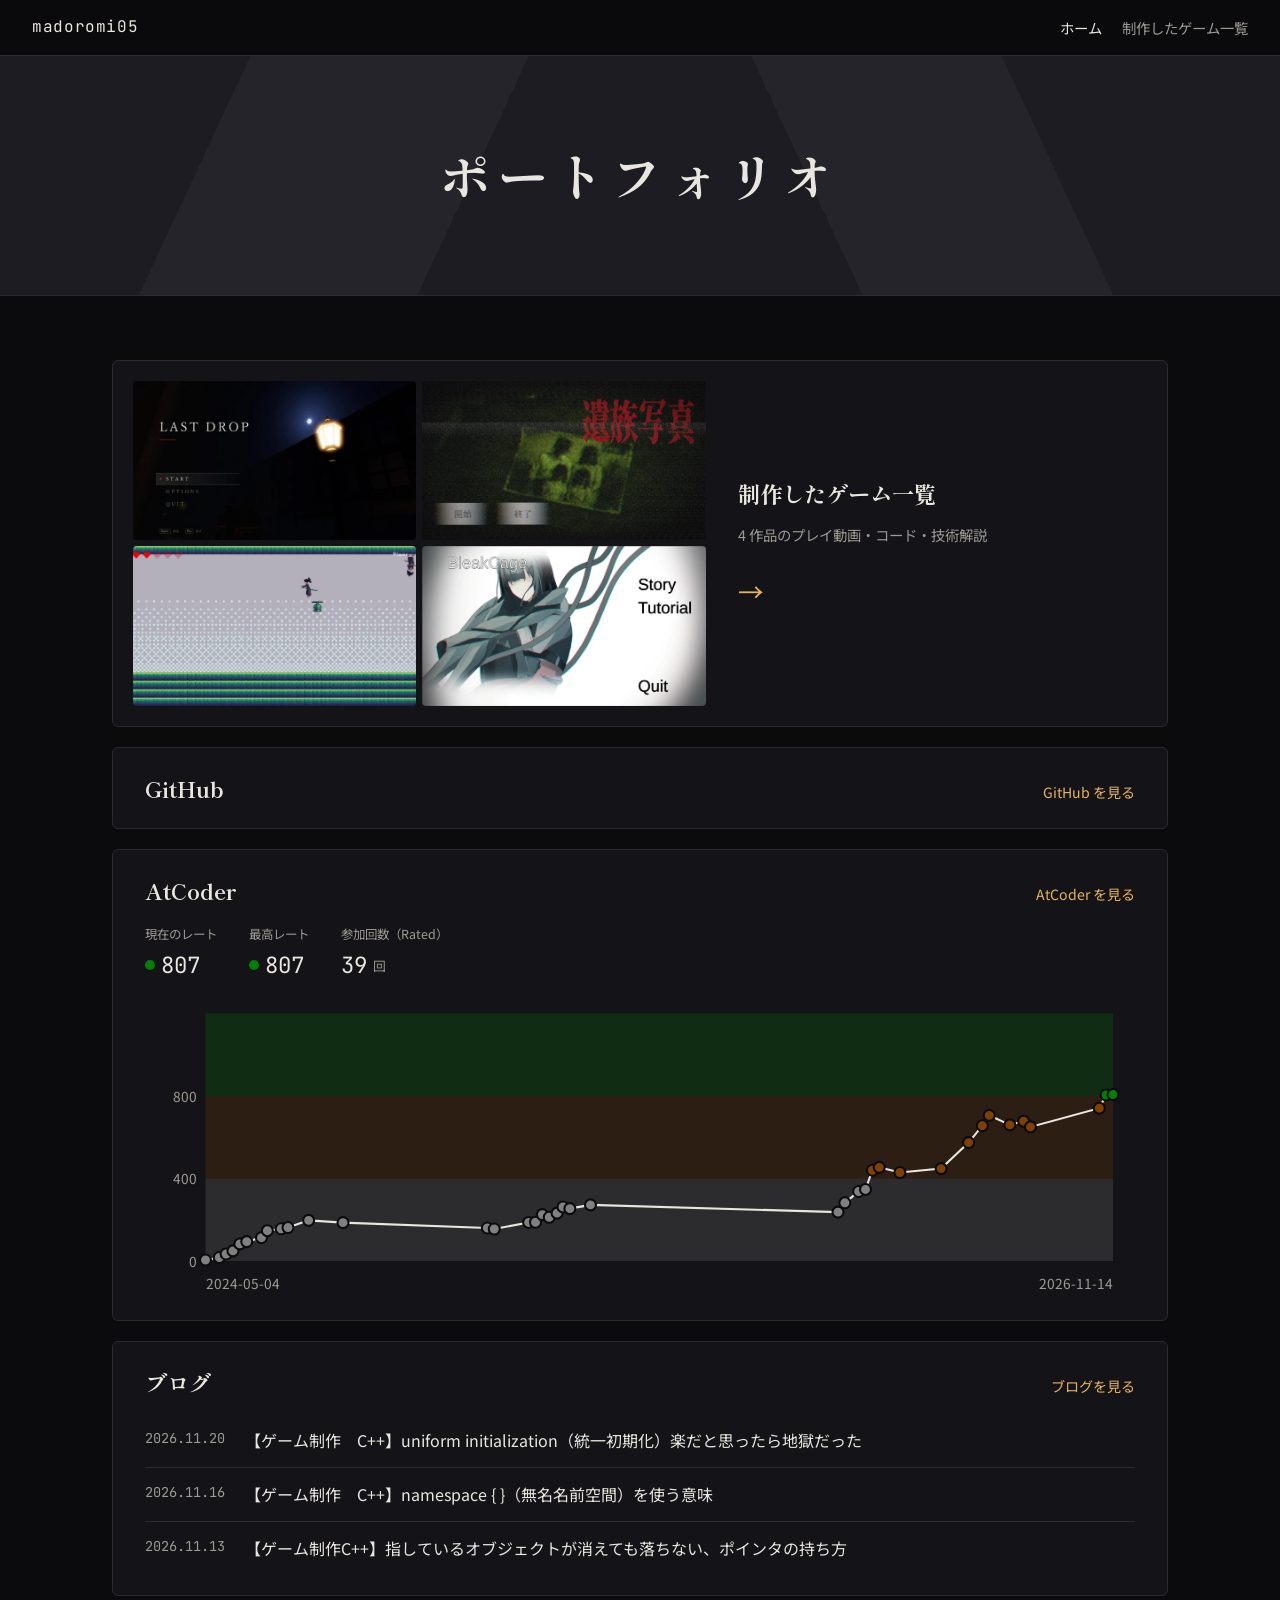
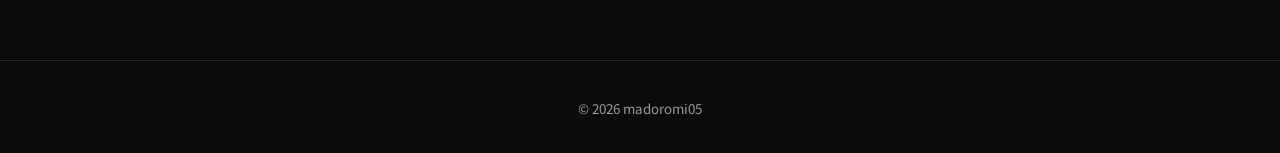
<file: index.html>
<!DOCTYPE html>
<html lang="ja">
<head>
  <meta charset="UTF-8">
  <meta name="viewport" content="width=device-width, initial-scale=1">
  <title>madoromi05 | Game Programmer Portfolio</title>
  <meta name="description" content="ゲームプログラマー志望のポートフォリオ。制作したゲーム、GitHub、AtCoder、ブログをまとめています。">
  <link rel="preconnect" href="https://fonts.googleapis.com">
  <link rel="preconnect" href="https://fonts.gstatic.com" crossorigin>
  <link href="https://fonts.googleapis.com/css2?family=Shippori+Mincho:wght@500;700&family=Noto+Sans+JP:wght@400;500;700&family=JetBrains+Mono:wght@500&display=swap" rel="stylesheet">
  <link rel="stylesheet" href="css/style.css">
</head>
<body>
  <header class="site-header">
    <a class="site-header__logo" href="index.html" data-profile="handle">madoromi05</a>
    <nav class="site-header__nav" aria-label="サイト内リンク">
      <a href="index.html" aria-current="page">ホーム</a>
      <a href="games.html">制作したゲーム一覧</a>
    </nav>
  </header>

  <div class="hero">
    <h1 class="hero__title">ポートフォリオ</h1>
  </div>

  <main class="home">
    <a class="panel games-entry" href="games.html">
      <div class="games-entry__thumbs" id="games-thumbs"></div>
      <div class="games-entry__body">
        <h2 class="panel__title">制作したゲーム一覧</h2>
        <p><span id="games-count"></span>のプレイ動画・コード・技術解説</p>
        <span class="games-entry__arrow" aria-hidden="true">→</span>
      </div>
    </a>

    <section class="panel" id="github" aria-labelledby="github-heading">
      <div class="panel__head">
        <h2 class="panel__title" id="github-heading">GitHub</h2>
        <a class="panel__link" data-profile-link="githubUrl" href="#" target="_blank" rel="noopener">GitHub を見る</a>
      </div>
    </section>

    <section class="panel" id="atcoder" aria-labelledby="atcoder-heading">
      <div class="panel__head">
        <h2 class="panel__title" id="atcoder-heading">AtCoder</h2>
        <a class="panel__link" data-profile-link="atcoderUrl" href="#" target="_blank" rel="noopener">AtCoder を見る</a>
      </div>
      <div id="atcoder-stats"></div>
      <div class="rating" id="atcoder-chart"></div>
    </section>

    <section class="panel" id="blog" aria-labelledby="blog-heading">
      <div class="panel__head">
        <h2 class="panel__title" id="blog-heading">ブログ</h2>
        <a class="panel__link" data-profile-link="blogUrl" href="#" target="_blank" rel="noopener">ブログを見る</a>
      </div>
      <ul class="posts" id="blog-posts"></ul>
    </section>
  </main>

  <footer class="site-footer">
    <small>&copy; 2026 <span data-profile="handle"></span></small>
  </footer>

  <!-- 内容（data.js）と共通の道具（common.js）を先に読み、それを使って表示（home.js）を組み立てる -->
  <script src="js/data.js"></script>
  <script src="js/common.js"></script>
  <script src="js/home.js"></script>
</body>
</html>
</file>
<file: css/style.css>
/*
 * 色・余白・幅などの値は、すべてここで名前を付けてから使う。
 * 値を変えたいときは :root の1か所を直せば、サイト全体に反映される。
 */
:root {
  --color-bg: #0b0b0d;
  --color-surface: #141418;
  --color-surface-raised: #1c1c22;
  --color-line: #2a2a31;
  --color-text: #e9e6df;
  --color-text-sub: #9d9a93;
  --color-accent: #e8b45a;      /* 街灯の明かりの色 */
  --color-accent-ink: #1a1408;
  --color-team: #c0504d;        /* チーム制作の印 */
  --color-hero-shade: rgb(255 255 255 / 0.035);	/* ホームの見出しの帯に重ねる斜めの面 */

  --font-display: "Shippori Mincho", serif;
  --font-body: "Noto Sans JP", system-ui, sans-serif;
  --font-mono: "JetBrains Mono", ui-monospace, monospace;

  --content-width: 1120px;
  --header-height: 56px;
  --space-xs: 8px;
  --space-s: 12px;
  --space-m: 20px;
  --space-l: 32px;
  --space-xl: 64px;
  --space-xxl: 112px;
  --radius: 6px;
  --video-ratio: 16 / 9;
  --layout-break: 900px;        /* 参考値。メディアクエリには変数が使えないので下にも同じ値を書く */
}

*,
*::before,
*::after { box-sizing: border-box; }

html { scroll-behavior: smooth; scroll-padding-top: var(--header-height); }

body {
  margin: 0;
  background: var(--color-bg);
  color: var(--color-text);
  font-family: var(--font-body);
  line-height: 1.8;
  -webkit-font-smoothing: antialiased;
}

img { display: block; max-width: 100%; }
a { color: inherit; }

/* ---------- ヘッダー ---------- */
.site-header {
  position: sticky;
  top: 0;
  z-index: 10;
  height: var(--header-height);
  display: flex;
  align-items: center;
  justify-content: space-between;
  padding: 0 var(--space-l);
  background: rgb(11 11 13 / 0.85);
  backdrop-filter: blur(8px);
  border-bottom: 1px solid var(--color-line);
}
.site-header__logo { font-family: var(--font-mono); text-decoration: none; letter-spacing: 0.04em; }
.site-header__nav { display: flex; gap: var(--space-m); }
.site-header__nav a { color: var(--color-text-sub); text-decoration: none; font-size: 0.9rem; }
.site-header__nav a:hover { color: var(--color-accent); }

/* ---------- セクション共通 ---------- */
.section {
  max-width: var(--content-width);
  margin: 0 auto;
  padding: var(--space-xl) var(--space-l);
}
.section__heading {
  margin: 0 0 var(--space-l);
  font-family: var(--font-display);
  font-size: 1.8rem;
  font-weight: 500;
  letter-spacing: 0.08em;
}
.section__heading::after {
  content: "";
  display: block;
  width: 40px;
  height: 2px;
  margin-top: var(--space-xs);
  background: var(--color-team);
}

/* ---------- 作品一覧（目次） ---------- */
.work-index {
  display: grid;
  grid-template-columns: repeat(auto-fit, minmax(240px, 1fr));
  gap: var(--space-m);
  margin-bottom: var(--space-xxl);
}
.index-card {
  display: block;
  overflow: hidden;
  border: 1px solid var(--color-line);
  border-radius: var(--radius);
  background: var(--color-surface);
  text-decoration: none;
  transition: border-color 0.2s, transform 0.2s;
}
.index-card:hover { border-color: var(--color-accent); transform: translateY(-2px); }
.index-card img { width: 100%; aspect-ratio: var(--video-ratio); object-fit: cover; }
.index-card__body { display: grid; gap: 2px; padding: var(--space-s); }
.index-card__body strong { font-family: var(--font-display); font-size: 1.15rem; }
.index-card__body span:last-child { color: var(--color-text-sub); font-size: 0.8rem; }
.index-card__body .badge { justify-self: start; }

/* ---------- 制作区分の印 ---------- */
.badge {
  display: inline-block;
  padding: 0 var(--space-xs);
  border-radius: 3px;
  font-size: 0.75rem;
  font-weight: 500;
  line-height: 1.8;
}
.badge--solo { background: var(--color-accent); color: var(--color-accent-ink); }
.badge--team { background: var(--color-team); color: var(--color-text); }

/* ---------- 作品1つぶん ---------- */
.work {
  padding-top: var(--space-xl);
  margin-bottom: var(--space-xl);
  border-top: 1px solid var(--color-line);
}
.work__main {
  display: grid;
  grid-template-columns: 1.15fr 1fr;
  gap: var(--space-l);
  align-items: start;
}
.work__number { margin: 0; font-family: var(--font-mono); color: var(--color-text-sub); font-size: 0.8rem; letter-spacing: 0.15em; }
.work__title {
  margin: 0;
  font-family: var(--font-display);
  font-size: clamp(1.8rem, 3.5vw, 2.6rem);
  font-weight: 700;
  line-height: 1.3;
}
.work__genre { display: flex; flex-wrap: wrap; align-items: center; gap: var(--space-xs); margin: var(--space-xs) 0 0; color: var(--color-text-sub); }
.work__summary { margin: var(--space-m) 0; }
.work__note { margin: var(--space-m) 0 0; color: var(--color-text-sub); font-size: 0.85rem; }
.work__media { display: grid; gap: var(--space-s); }	/* 表紙の写真と動画を縦に並べる */

/* ---------- 表紙と動画（同じ 16:9 の枠に入れる） ---------- */
.cover,
.video {
  position: relative;
  aspect-ratio: var(--video-ratio);
  overflow: hidden;
  border-radius: var(--radius);
  background: var(--color-surface);
  border: 1px solid var(--color-line);
}
.cover img,
.video img,
.video iframe { width: 100%; height: 100%; object-fit: cover; border: 0; }	/* 4:3 の YouTube サムネイルも上下の黒帯を切って 16:9 に収まる */
.video__play {
  position: absolute;
  inset: 0;
  display: grid;
  place-items: center;
  border: 0;
  background: rgb(0 0 0 / 0.25);
  cursor: pointer;
  transition: background 0.2s;
}
.video__play:hover,
.video__play:focus-visible { background: rgb(0 0 0 / 0.05); }
.video__icon {
  width: 72px;
  height: 72px;
  border-radius: 50%;
  background: var(--color-accent);
  clip-path: circle(50%);
  position: relative;
}
.video__icon::after {
  content: "";
  position: absolute;
  top: 50%;
  left: 54%;
  transform: translate(-50%, -50%);
  border-style: solid;
  border-width: 12px 0 12px 20px;
  border-color: transparent transparent transparent var(--color-accent-ink);
}
.cover__pending {
  position: absolute;
  right: var(--space-s);
  bottom: var(--space-s);
  padding: 2px var(--space-xs);
  border-radius: 3px;
  background: rgb(0 0 0 / 0.7);
  color: var(--color-text-sub);
  font-size: 0.75rem;
}

/* ---------- リンクボタン ---------- */
.links { display: flex; flex-wrap: wrap; gap: var(--space-s); margin-bottom: var(--space-m); }
.button {
  display: inline-flex;
  align-items: center;
  padding: var(--space-xs) var(--space-m);
  border-radius: var(--radius);
  font-size: 0.9rem;
  font-weight: 500;
  text-decoration: none;
}
.button--primary { background: var(--color-accent); color: var(--color-accent-ink); }
.button--primary:hover { filter: brightness(1.1); }
.button--disabled { border: 1px dashed var(--color-line); color: var(--color-text-sub); }

/* ---------- 開発環境の一覧 ---------- */
.meta { display: grid; gap: 0; margin: 0; font-size: 0.88rem; }
.meta div { display: grid; grid-template-columns: 6em 1fr; gap: var(--space-s); padding: 6px 0; border-bottom: 1px solid var(--color-line); }
.meta dt { color: var(--color-text-sub); }
.meta dd { margin: 0; }

/* ---------- 技術的なこだわり ---------- */
.highlights {
  display: grid;
  grid-template-columns: repeat(auto-fit, minmax(300px, 1fr));
  gap: var(--space-m);
  margin-top: var(--space-l);
}
.highlight {
  padding: var(--space-m);
  border-radius: var(--radius);
  background: var(--color-surface);
  border: 1px solid var(--color-line);
}
.highlight h4 {
  margin: 0 0 var(--space-xs);
  font-family: var(--font-display);
  font-size: 1.2rem;
  font-weight: 700;
}
.highlight p { margin: 0; font-size: 0.92rem; }
.highlight__list { display: flex; flex-wrap: wrap; gap: 6px; margin: var(--space-s) 0 0; padding: 0; list-style: none; }
.highlight__list li {
  padding: 0 var(--space-xs);
  border: 1px solid var(--color-line);
  border-radius: 3px;
  background: var(--color-surface-raised);
  font-size: 0.8rem;
}
/* 最適化の表が入るカードは横幅いっぱいに使う */
.highlight:has(.metrics) { grid-column: 1 / -1; }

.metrics { width: 100%; margin-top: var(--space-m); border-collapse: collapse; font-size: 0.88rem; font-variant-numeric: tabular-nums; }
.metrics th,
.metrics td { padding: var(--space-xs) var(--space-s); border-bottom: 1px solid var(--color-line); text-align: right; }
.metrics th[scope="row"],
.metrics thead th:first-child { text-align: left; font-weight: 400; }
.metrics thead th { color: var(--color-text-sub); font-weight: 400; font-size: 0.8rem; }
.metrics td { color: var(--color-text-sub); }
.metrics .metrics__after { color: var(--color-text); background: var(--color-surface-raised); }
.metrics .metrics__change { color: var(--color-accent); font-weight: 700; }

/* ---------- スクリーンショット ---------- */
.gallery {
  display: grid;
  /* auto-fill は空の列も残すので、画像が1枚でも横いっぱいに引き伸ばされない */
  grid-template-columns: repeat(auto-fill, minmax(300px, 1fr));
  gap: var(--space-s);
  margin-top: var(--space-m);
}
.gallery img { width: 100%; aspect-ratio: var(--video-ratio); object-fit: cover; border-radius: var(--radius); border: 1px solid var(--color-line); }

/* ---------- ヘッダー：今いるページ ---------- */
.site-header__nav a[aria-current="page"] { color: var(--color-text); }

/* ---------- ホーム ---------- */

/* 本文と切り離した、画面幅いっぱいの見出しの帯。うっすらした斜めの面を2枚重ねる */
.hero {
  display: grid;
  place-items: center;
  min-height: clamp(160px, 22vw, 240px);
  padding: var(--space-l);
  background:
    linear-gradient(115deg, transparent 18%, var(--color-hero-shade) 18% 38%, transparent 38%),
    linear-gradient(65deg, transparent 62%, var(--color-hero-shade) 62% 80%, transparent 80%),
    var(--color-surface-raised);
  border-bottom: 1px solid var(--color-line);
}
.hero__title {
  margin: 0;
  font-family: var(--font-display);
  font-size: clamp(2rem, 5vw, 3.2rem);
  font-weight: 700;
  letter-spacing: 0.12em;
  line-height: 1.2;
}

.home {
  display: grid;
  gap: var(--space-m);
  max-width: var(--content-width);
  margin: 0 auto;
  padding: var(--space-xl) var(--space-l);
}
.panel {
  position: relative;	/* パネル全体に広げたリンクの基準 */
  min-width: 0; /* 中の SVG が横にはみ出したとき、グリッドが広がらないように */
  padding: var(--space-m) var(--space-l);
  border: 1px solid var(--color-line);
  border-radius: var(--radius);
  background: var(--color-surface);
  transition: border-color 0.2s;
}
.panel__head { display: flex; align-items: baseline; justify-content: space-between; gap: var(--space-m); margin-bottom: var(--space-s); }
.panel__head:last-child { margin-bottom: 0; }	/* 見出しだけのパネル（GitHub）は、上下の余白をそろえる */
.panel__title {
  display: flex;
  align-items: center;
  gap: var(--space-xs);
  margin: 0;
  font-family: var(--font-display);
  font-size: 1.4rem;
  font-weight: 700;
}
.panel__link { color: var(--color-accent); font-size: 0.88rem; text-decoration: none; white-space: nowrap; }
.panel__link:hover { text-decoration: underline; }

/*
 * 「〜を見る」のリンクを透明な板でパネル全体に広げ、どこを押しても開くようにする。
 * ブログの記事のリンクと AtCoder のグラフは板より上に出す。
 * 記事は個別に開けるように、グラフは点の説明とスマホでの横スクロールを使えるようにするため
 */
.panel__link::after { content: ""; position: absolute; inset: 0; border-radius: var(--radius); }
.panel:has(.panel__link:hover) { border-color: var(--color-accent); }
.posts a,
.rating { position: relative; z-index: 1; }
.panel__empty { margin: 0; color: var(--color-text-sub); font-size: 0.9rem; }
.sample-badge {
  padding: 0 var(--space-xs);
  border: 1px dashed var(--color-text-sub);
  border-radius: 3px;
  color: var(--color-text-sub);
  font-family: var(--font-body);
  font-size: 0.7rem;
  font-weight: 400;
}

/* グラフの文字 */
.chart-label { fill: var(--color-text-sub); font-family: var(--font-body); font-size: 10px; }

/* AtCoder のレート */
.stats { display: flex; flex-wrap: wrap; gap: var(--space-l); margin: 0 0 var(--space-s); }
.stats dt { color: var(--color-text-sub); font-size: 0.78rem; }
.stats dd { display: flex; align-items: center; gap: 6px; margin: 0; font-family: var(--font-mono); font-size: 1.4rem; }
.stats dd small { font-family: var(--font-body); font-size: 0.8rem; color: var(--color-text-sub); }
.stats__swatch { width: 10px; height: 10px; border-radius: 50%; }
.rating { overflow-x: auto; }
.rating__svg { display: block; width: 100%; min-width: 480px; height: auto; }
.rating__band { opacity: 0.22; }
.rating__line { fill: none; stroke: var(--color-text); stroke-width: 1.5; }
.rating__point { stroke: var(--color-bg); stroke-width: 1.5; }

/* ブログ */
.posts { display: grid; gap: 0; margin: 0; padding: 0; list-style: none; }
.posts li { display: flex; gap: var(--space-m); padding: var(--space-s) 0; border-bottom: 1px solid var(--color-line); }
.posts li:last-child { border-bottom: 0; }
.posts time { flex-shrink: 0; color: var(--color-text-sub); font-family: var(--font-mono); font-size: 0.85rem; }
.posts a { text-decoration: none; }
.posts a:hover { color: var(--color-accent); }

/* ゲーム一覧への入口 */
.games-entry {
  display: grid;
  grid-template-columns: 1.4fr 1fr;
  gap: var(--space-l);
  align-items: center;
  padding: var(--space-m);
  text-decoration: none;
}
.games-entry:hover { border-color: var(--color-accent); }
.games-entry__thumbs { display: grid; grid-template-columns: repeat(2, 1fr); gap: 6px; }
.games-entry__thumbs img { width: 100%; aspect-ratio: var(--video-ratio); object-fit: cover; border-radius: 4px; }
.games-entry__body p { margin: var(--space-xs) 0 0; color: var(--color-text-sub); font-size: 0.9rem; }
.games-entry__arrow { display: inline-block; margin-top: var(--space-m); color: var(--color-accent); font-size: 1.6rem; transition: transform 0.2s; }
.games-entry:hover .games-entry__arrow { transform: translateX(6px); }

/* ---------- フッター ---------- */
.site-footer { padding: var(--space-l); text-align: center; color: var(--color-text-sub); border-top: 1px solid var(--color-line); }

/* ---------- 画面が狭いとき（--layout-break と同じ値） ---------- */
@media (max-width: 900px) {
  .work__main { grid-template-columns: 1fr; }
  .site-header { padding: 0 var(--space-m); }
  .section { padding-left: var(--space-m); padding-right: var(--space-m); }
  .highlights { grid-template-columns: 1fr; }
  /* スマホでは目次を2列にして、作品一覧が縦に長くなりすぎないようにする */
  .work-index { grid-template-columns: repeat(2, 1fr); gap: var(--space-s); margin-bottom: var(--space-xl); }
  .index-card__body span:last-child { display: none; }
  .home { padding: var(--space-l) var(--space-m); }
  .panel { padding: var(--space-m); }
  .games-entry { grid-template-columns: 1fr; gap: var(--space-m); }
  .site-header__nav { gap: var(--space-s); font-size: 0.85rem; }
}
</file>
